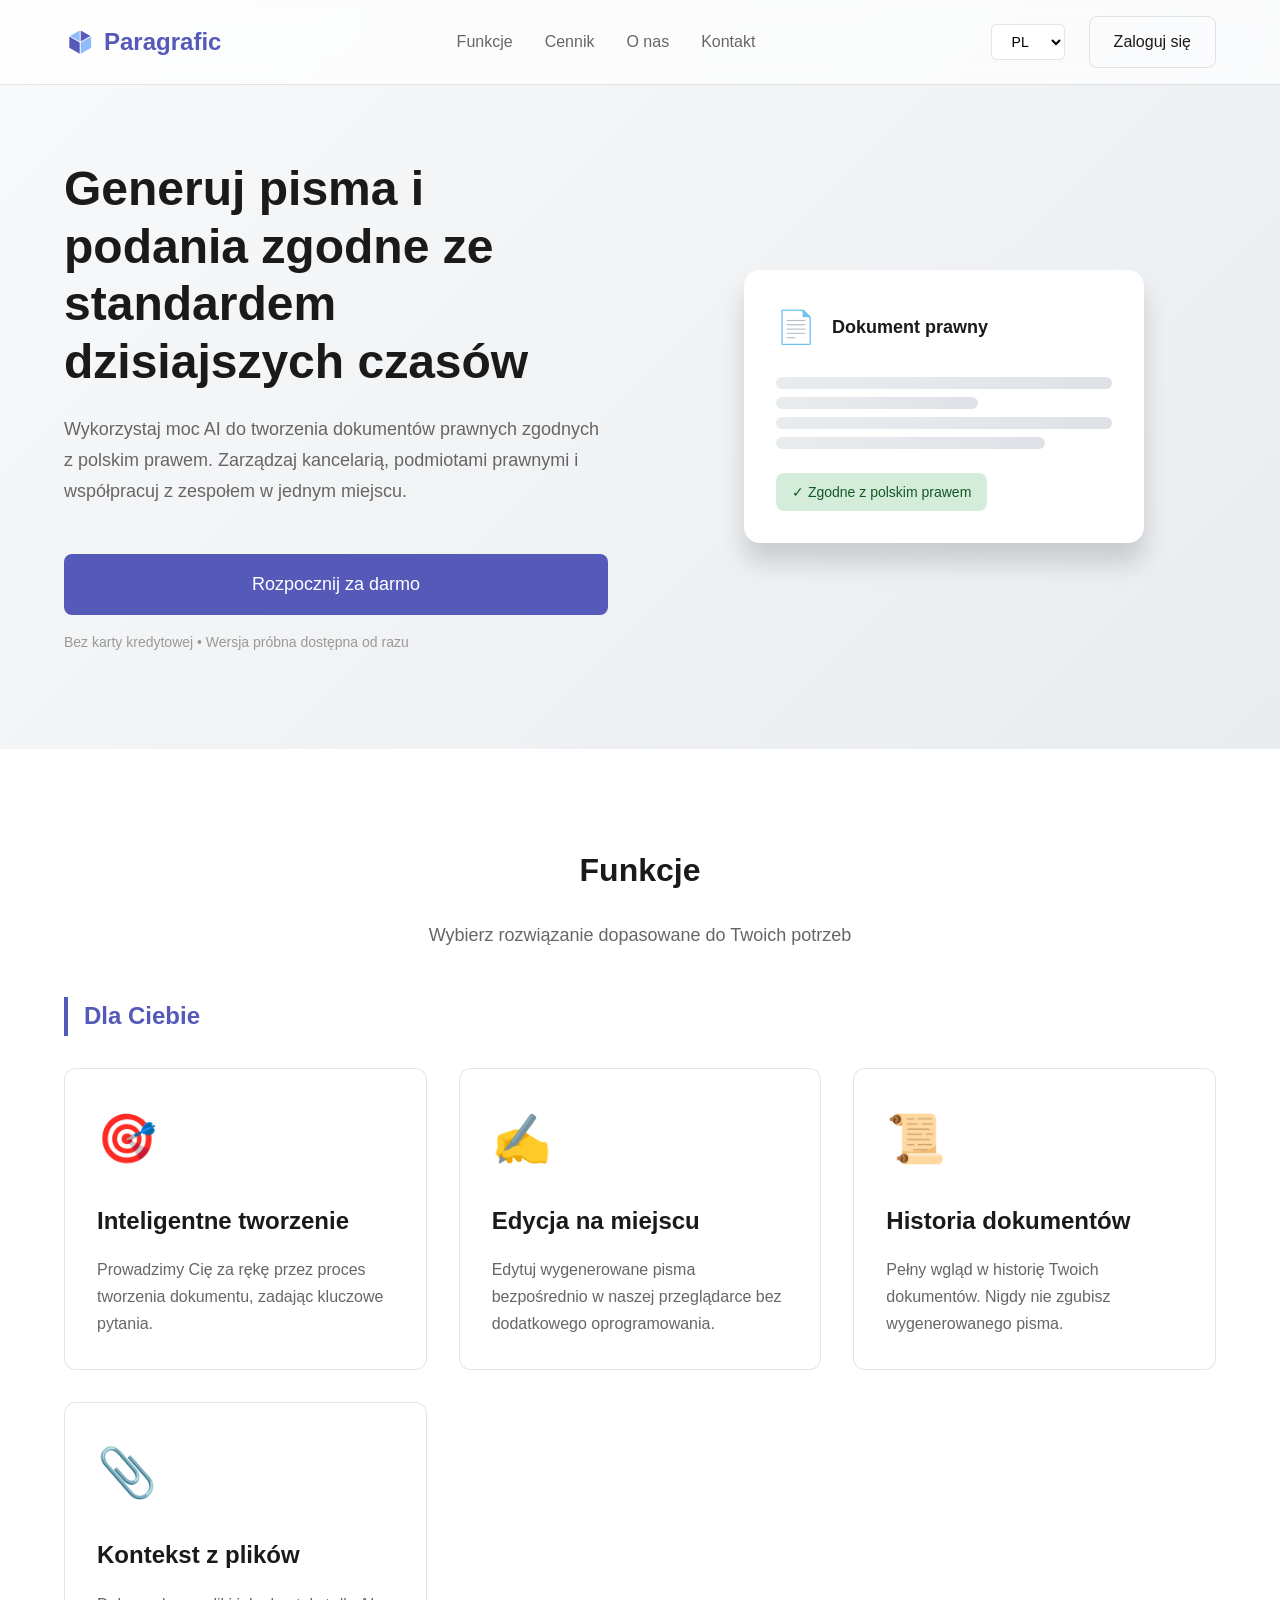
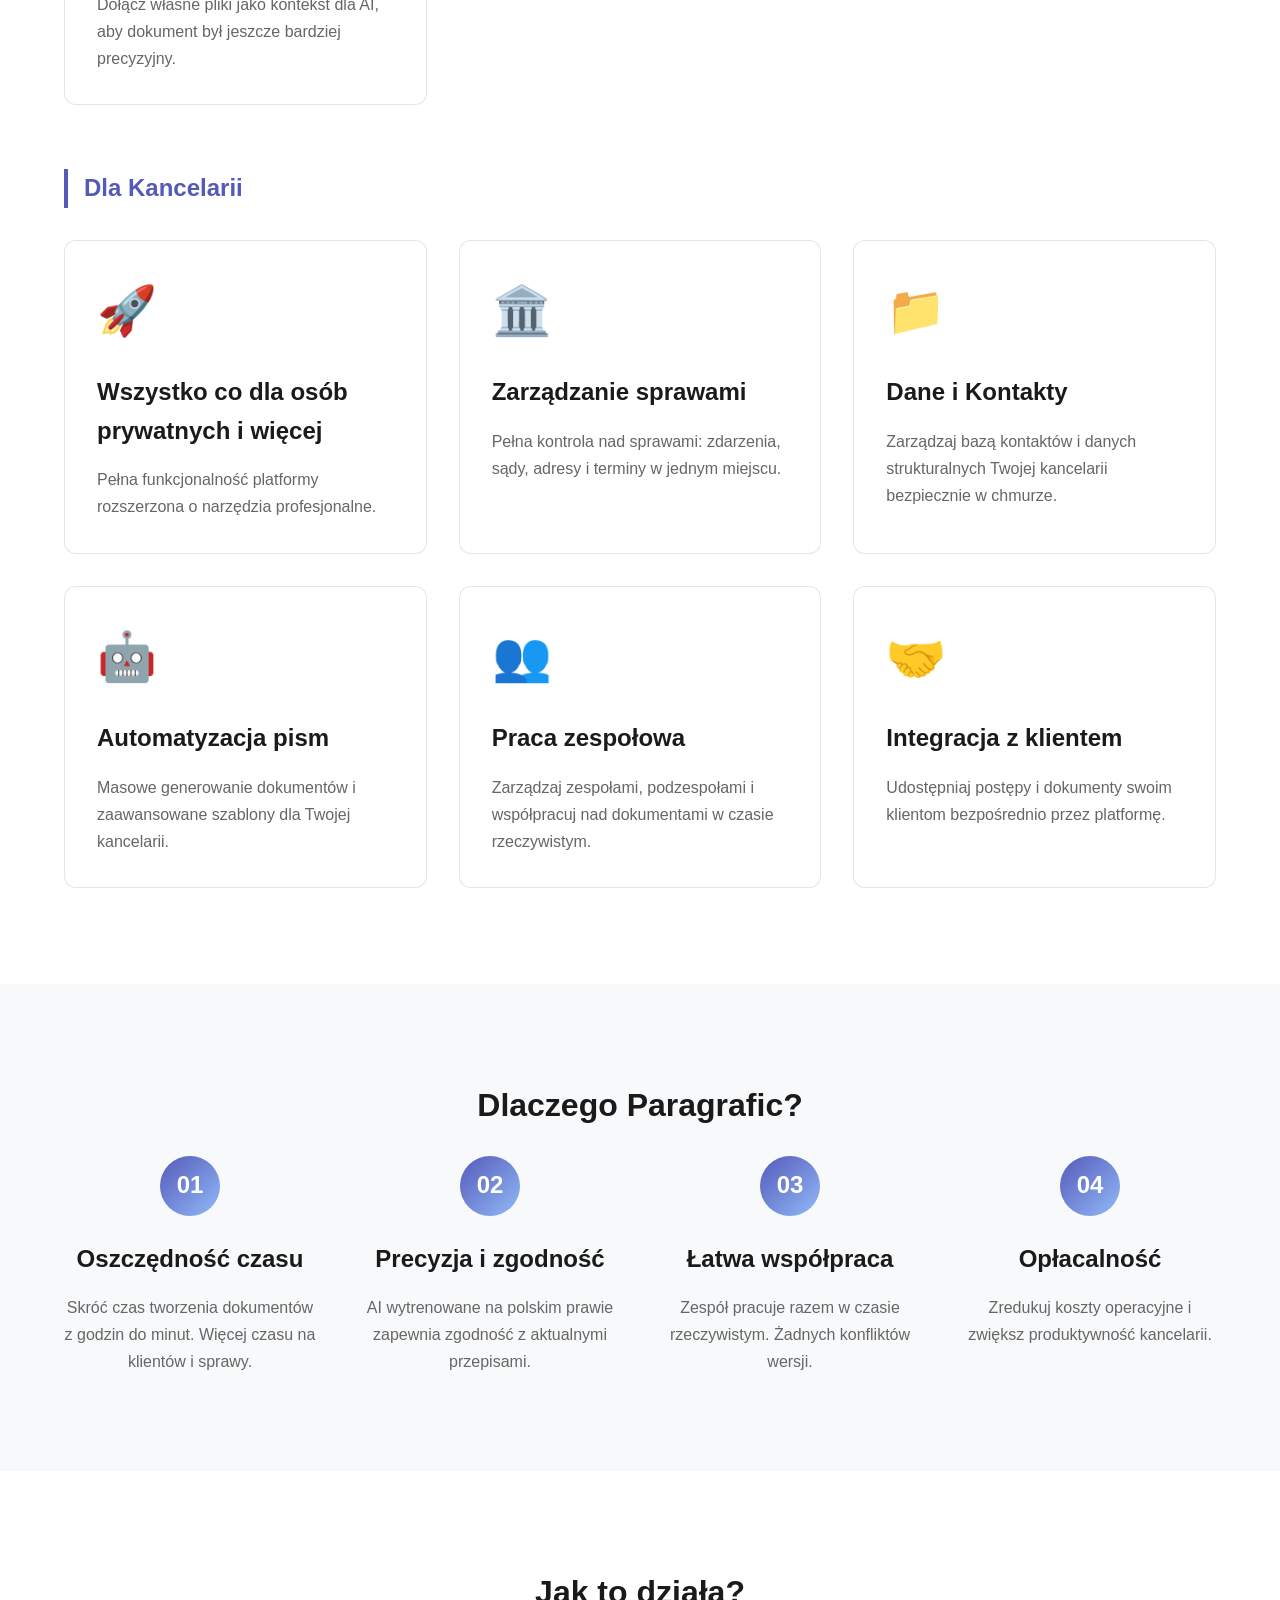
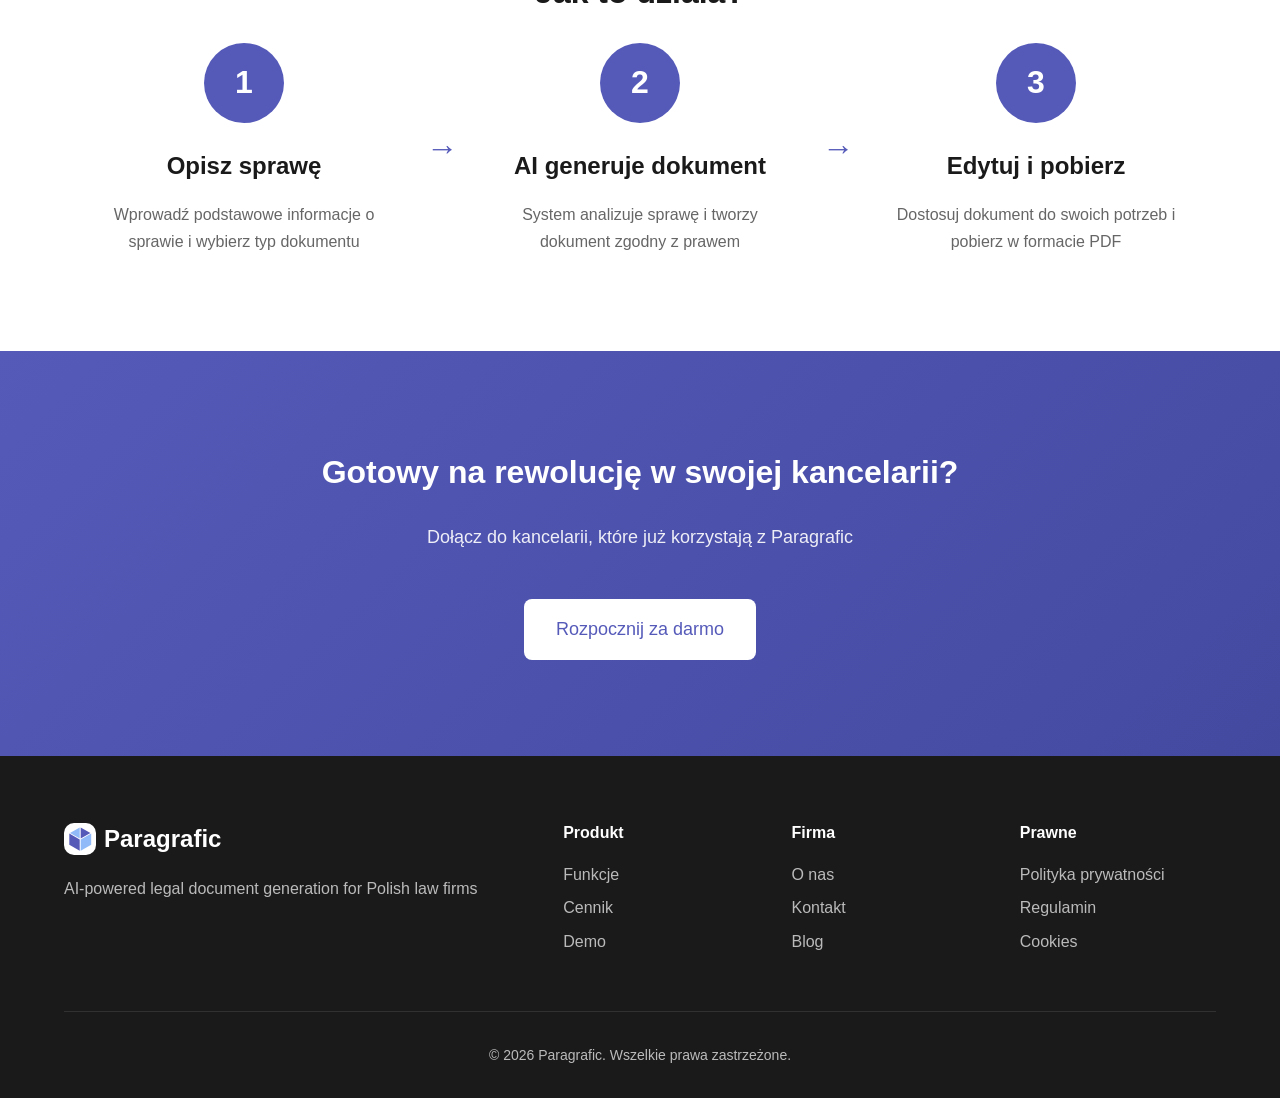
<file: index.html>
<!DOCTYPE html>
<html lang="pl">
<head>
    <meta charset="UTF-8">
    <meta name="viewport" content="width=device-width, initial-scale=1.0">

    <!-- SEO Meta Tags -->
    <title>Paragrafic - AI-Powered Legal Document Generation for Polish Law Firms</title>
    <meta name="description" content="Generuj dokumenty prawne zgodne z polskim prawem za pomocą AI. Zarządzaj kancelarią, podmiotami prawnymi i współpracuj z zespołem w jednym miejscu.">
    <meta name="keywords" content="AI dokumenty prawne, generowanie pism, kancelaria prawna, polskie prawo, automatyzacja prawna">
    <meta name="author" content="Paragrafic">
    <meta name="robots" content="index, follow">

    <!-- Open Graph / Facebook -->
    <meta property="og:type" content="website">
    <meta property="og:url" content="https://Paragrafic.pl/">
    <meta property="og:title" content="Paragrafic - AI-Powered Legal Document Generation">
    <meta property="og:description" content="Generuj dokumenty prawne zgodne z polskim prawem za pomocą AI">
    <meta property="og:image" content="https://Paragrafic.pl/assets/images/og-image.jpg">

    <!-- Twitter -->
    <meta property="twitter:card" content="summary_large_image">
    <meta property="twitter:url" content="https://Paragrafic.pl/">
    <meta property="twitter:title" content="Paragrafic - AI-Powered Legal Document Generation">
    <meta property="twitter:description" content="Generuj dokumenty prawne zgodne z polskim prawem za pomocą AI">
    <meta property="twitter:image" content="https://Paragrafic.pl/assets/images/og-image.jpg">

    <!-- Canonical URL -->
    <link rel="canonical" href="https://Paragrafic.pl/">

    <!-- Language Alternatives -->
    <link rel="alternate" hreflang="pl" href="https://Paragrafic.pl/">
    <link rel="alternate" hreflang="en" href="https://Paragrafic.pl/?lang=en">
    <link rel="alternate" hreflang="x-default" href="https://Paragrafic.pl/">

    <!-- Favicon -->
    <link rel="icon" type="image/svg+xml" href="assets/images/favicon.svg">

    <!-- Stylesheets -->
    <link rel="stylesheet" href="css/styles.css">

    <!-- Structured Data -->
    <script type="application/ld+json">
    {
      "@context": "https://schema.org",
      "@type": "SoftwareApplication",
      "name": "Paragrafic",
      "applicationCategory": "BusinessApplication",
      "operatingSystem": "Web",
      "offers": {
        "@type": "Offer",
        "price": "0",
        "priceCurrency": "PLN"
      },
      "description": "AI-powered legal document generation platform for Polish law firms",
      "provider": {
        "@type": "Organization",
        "name": "Paragrafic",
        "url": "https://Paragrafic.pl"
      }
    }
    </script>
</head>
<body>
    <!-- Header -->
    <header class="header">
        <nav class="nav container">
            <div class="nav-logo">
                <a href="index.html" style="display: flex; align-items: center; gap: var(--spacing-xs);">
                    <svg width="32" height="32" viewBox="0 0 32 32" xmlns="http://www.w3.org/2000/svg" aria-label="Paragrafic Logo">
                        <g fill="none" fillRule="evenodd">
                            <path d="M10 0h12a10 10 0 0110 10v12a10 10 0 01-10 10H10A10 10 0 010 22V10A10 10 0 0110 0z" fill="#FFF"/>
                            <path d="M5.3 10.6l10.4 6v11.1l-10.4-6v-11zm11.4-6.2l9.7 5.5-9.7 5.6V4.4z" fill="#555AB9"/>
                            <path d="M27.2 10.6v11.2l-10.5 6V16.5l10.5-6zM15.7 4.4v11L6 10l9.7-5.5z" fill="#91BAF8"/>
                        </g>
                    </svg>
                    <span class="nav-logo-text">Paragrafic</span>
                </a>
            </div>

            <div class="nav-menu">
                <a href="index.html#features" class="nav-link" data-i18n="footer.features">Funkcje</a>
                <a href="plans.html" class="nav-link" data-i18n="footer.pricing">Cennik</a>
                <a href="about.html" class="nav-link" data-i18n="footer.about">O nas</a>
                <a href="contact.html" class="nav-link" data-i18n="footer.contact">Kontakt</a>
            </div>

            <div class="nav-actions">
                <select id="language-selector" class="language-selector" aria-label="Select language">
                    <option value="pl">PL</option>
                    <option value="en">EN</option>
                </select>
                <a href="http://localhost:8080" class="btn btn-outline" data-i18n="nav.login">Zaloguj się</a>
            </div>
        </nav>
    </header>

    <!-- Hero Section -->
    <section class="hero">
        <div class="container">
            <div class="hero-content">
                <h1 class="hero-title" data-i18n="hero.title">
                    Generuj pisma i podania zgodne ze standardem dzisiajszych czasów
                </h1>
                <p class="hero-subtitle" data-i18n="hero.subtitle">
                    Wykorzystaj moc AI do tworzenia dokumentów prawnych zgodnych z polskim prawem. Zarządzaj kancelarią, podmiotami prawnymi i współpracuj z zespołem w jednym miejscu.
                </p>
                <div class="hero-cta">
                    <a href="http://localhost:8080" class="btn btn-primary btn-large" data-i18n="hero.cta">
                        Rozpocznij za darmo
                    </a>
                    <p class="hero-cta-note" data-i18n="hero.ctaNote">
                        Bez karty kredytowej • Wersja próbna dostępna od razu
                    </p>
                </div>
            </div>
            <div class="hero-visual">
                <div class="hero-card">
                    <div class="hero-card-header">
                        <div class="hero-card-icon">📄</div>
                        <div class="hero-card-title">Dokument prawny</div>
                    </div>
                    <div class="hero-card-content">
                        <div class="hero-card-line"></div>
                        <div class="hero-card-line short"></div>
                        <div class="hero-card-line"></div>
                        <div class="hero-card-line medium"></div>
                    </div>
                    <div class="hero-card-badge">✓ Zgodne z polskim prawem</div>
                </div>
            </div>
        </div>
    </section>

    <!-- Features Section -->
    <section class="features" id="features">
        <div class="container">
            <h2 class="section-title" data-i18n="features.title">Funkcje</h2>
            <p class="section-subtitle" data-i18n="features.subtitle">
                Wybierz rozwiązanie dopasowane do Twoich potrzeb
            </p>

            <div class="features-group">
                <h3 class="features-group-title" data-i18n="features.individuals.title">Dla Ciebie</h3>
                <div class="features-grid">
                    <article class="feature-card">
                        <div class="feature-icon">🎯</div>
                        <h3 class="feature-title" data-i18n="features.individuals.guided.title">Inteligentne tworzenie</h3>
                        <p class="feature-description" data-i18n="features.individuals.guided.description">
                            Prowadzimy Cię za rękę przez proces tworzenia dokumentu, zadając kluczowe pytania.
                        </p>
                    </article>

                    <article class="feature-card">
                        <div class="feature-icon">✍️</div>
                        <h3 class="feature-title" data-i18n="features.individuals.editor.title">Edycja na miejscu</h3>
                        <p class="feature-description" data-i18n="features.individuals.editor.description">
                            Edytuj wygenerowane pisma bezpośrednio w naszej przeglądarce bez dodatkowego oprogramowania.
                        </p>
                    </article>

                    <article class="feature-card">
                        <div class="feature-icon">📜</div>
                        <h3 class="feature-title" data-i18n="features.individuals.history.title">Historia dokumentów</h3>
                        <p class="feature-description" data-i18n="features.individuals.history.description">
                            Pełny wgląd w historię Twoich dokumentów. Nigdy nie zgubisz wygenerowanego pisma.
                        </p>
                    </article>

                    <article class="feature-card">
                        <div class="feature-icon">📎</div>
                        <h3 class="feature-title" data-i18n="features.individuals.context.title">Kontekst z plików</h3>
                        <p class="feature-description" data-i18n="features.individuals.context.description">
                            Dołącz własne pliki jako kontekst dla AI, aby dokument był jeszcze bardziej precyzyjny.
                        </p>
                    </article>
                </div>
            </div>

            <div class="features-group" style="margin-top: var(--spacing-2xl);">
                <h3 class="features-group-title" data-i18n="features.lawFirms.title">Dla Kancelarii</h3>
                <div class="features-grid">
                    <article class="feature-card">
                        <div class="feature-icon">🚀</div>
                        <h3 class="feature-title" data-i18n="features.lawFirms.allInOne.title">Wszystko dla osób prywatnych i więcej</h3>
                        <p class="feature-description" data-i18n="features.lawFirms.allInOne.description">
                            Pełna funkcjonalność platformy rozszerzona o narzędzia profesjonalne.
                        </p>
                    </article>

                    <article class="feature-card">
                        <div class="feature-icon">🏛️</div>
                        <h3 class="feature-title" data-i18n="features.lawFirms.cases.title">Zarządzanie sprawami</h3>
                        <p class="feature-description" data-i18n="features.lawFirms.cases.description">
                            Pełna kontrola nad sprawami: zdarzenia, sądy, adresy i terminy w jednym miejscu.
                        </p>
                    </article>

                    <article class="feature-card">
                        <div class="feature-icon">📁</div>
                        <h3 class="feature-title" data-i18n="features.lawFirms.data.title">Dane i Kontakty</h3>
                        <p class="feature-description" data-i18n="features.lawFirms.data.description">
                            Zarządzaj bazą kontaktów i danych strukturalnych Twojej kancelarii bezpiecznie w chmurze.
                        </p>
                    </article>

                    <article class="feature-card">
                        <div class="feature-icon">🤖</div>
                        <h3 class="feature-title" data-i18n="features.lawFirms.automation.title">Automatyzacja pism</h3>
                        <p class="feature-description" data-i18n="features.lawFirms.automation.description">
                            Masowe generowanie dokumentów i zaawansowane szablony dla Twojej kancelarii.
                        </p>
                    </article>

                    <article class="feature-card">
                        <div class="feature-icon">👥</div>
                        <h3 class="feature-title" data-i18n="features.lawFirms.team.title">Praca zespołowa</h3>
                        <p class="feature-description" data-i18n="features.lawFirms.team.description">
                            Zarządzaj zespołami, podzespołami i współpracuj nad dokumentami w czasie rzeczywistym.
                        </p>
                    </article>

                    <article class="feature-card">
                        <div class="feature-icon">🤝</div>
                        <h3 class="feature-title" data-i18n="features.lawFirms.clients.title">Integracja z klientem</h3>
                        <p class="feature-description" data-i18n="features.lawFirms.clients.description">
                            Udostępniaj postępy i dokumenty swoim klientom bezpośrednio przez platformę.
                        </p>
                    </article>
                </div>
            </div>
        </div>
    </section>

    <!-- Benefits Section -->
    <section class="benefits">
        <div class="container">
            <h2 class="section-title" data-i18n="benefits.title">Dlaczego Paragrafic?</h2>

            <div class="benefits-grid">
                <div class="benefit-item">
                    <div class="benefit-number">01</div>
                    <h3 class="benefit-title" data-i18n="benefits.time.title">Oszczędność czasu</h3>
                    <p class="benefit-description" data-i18n="benefits.time.description">
                        Skróć czas tworzenia dokumentów z godzin do minut. Więcej czasu na klientów i sprawy.
                    </p>
                </div>

                <div class="benefit-item">
                    <div class="benefit-number">02</div>
                    <h3 class="benefit-title" data-i18n="benefits.accuracy.title">Precyzja i zgodność</h3>
                    <p class="benefit-description" data-i18n="benefits.accuracy.description">
                        AI wytrenowane na polskim prawie zapewnia zgodność z aktualnymi przepisami.
                    </p>
                </div>

                <div class="benefit-item">
                    <div class="benefit-number">03</div>
                    <h3 class="benefit-title" data-i18n="benefits.collaboration.title">Łatwa współpraca</h3>
                    <p class="benefit-description" data-i18n="benefits.collaboration.description">
                        Zespół pracuje razem w czasie rzeczywistym. Żadnych konfliktów wersji.
                    </p>
                </div>

                <div class="benefit-item">
                    <div class="benefit-number">04</div>
                    <h3 class="benefit-title" data-i18n="benefits.cost.title">Opłacalność</h3>
                    <p class="benefit-description" data-i18n="benefits.cost.description">
                        Zredukuj koszty operacyjne i zwiększ produktywność kancelarii.
                    </p>
                </div>
            </div>
        </div>
    </section>

    <!-- How It Works Section -->
    <section class="how-it-works">
        <div class="container">
            <h2 class="section-title" data-i18n="howItWorks.title">Jak to działa?</h2>

            <div class="steps">
                <div class="step">
                    <div class="step-number">1</div>
                    <div class="step-content">
                        <h3 class="step-title" data-i18n="howItWorks.step1.title">Opisz sprawę</h3>
                        <p class="step-description" data-i18n="howItWorks.step1.description">
                            Wprowadź podstawowe informacje o sprawie i wybierz typ dokumentu
                        </p>
                    </div>
                </div>

                <div class="step-arrow">→</div>

                <div class="step">
                    <div class="step-number">2</div>
                    <div class="step-content">
                        <h3 class="step-title" data-i18n="howItWorks.step2.title">AI generuje dokument</h3>
                        <p class="step-description" data-i18n="howItWorks.step2.description">
                            System analizuje sprawę i tworzy dokument zgodny z prawem
                        </p>
                    </div>
                </div>

                <div class="step-arrow">→</div>

                <div class="step">
                    <div class="step-number">3</div>
                    <div class="step-content">
                        <h3 class="step-title" data-i18n="howItWorks.step3.title">Edytuj i pobierz</h3>
                        <p class="step-description" data-i18n="howItWorks.step3.description">
                            Dostosuj dokument do swoich potrzeb i pobierz w formacie PDF
                        </p>
                    </div>
                </div>
            </div>
        </div>
    </section>

    <!-- CTA Section -->
    <section class="cta">
        <div class="container">
            <div class="cta-content">
                <h2 class="cta-title" data-i18n="cta.title">
                    Gotowy na rewolucję w swojej kancelarii?
                </h2>
                <p class="cta-subtitle" data-i18n="cta.subtitle">
                    Dołącz do kancelarii, które już korzystają z Paragrafic
                </p>
                <a href="http://localhost:8080" class="btn btn-primary btn-large" data-i18n="cta.button">
                    Rozpocznij za darmo
                </a>
            </div>
        </div>
    </section>

    <!-- Footer -->
    <footer class="footer">
        <div class="container">
            <div class="footer-content">
                <div class="footer-brand">
                    <div class="footer-logo">
                        <svg width="32" height="32" viewBox="0 0 32 32" xmlns="http://www.w3.org/2000/svg">
                            <g fill="none" fillRule="evenodd">
                                <path d="M10 0h12a10 10 0 0110 10v12a10 10 0 01-10 10H10A10 10 0 010 22V10A10 10 0 0110 0z" fill="#FFF"/>
                                <path d="M5.3 10.6l10.4 6v11.1l-10.4-6v-11zm11.4-6.2l9.7 5.5-9.7 5.6V4.4z" fill="#555AB9"/>
                                <path d="M27.2 10.6v11.2l-10.5 6V16.5l10.5-6zM15.7 4.4v11L6 10l9.7-5.5z" fill="#91BAF8"/>
                            </g>
                        </svg>
                        <span>Paragrafic</span>
                    </div>
                    <p class="footer-description" data-i18n="footer.description">
                        AI-powered legal document generation for Polish law firms
                    </p>
                </div>

                <div class="footer-links">
                    <div class="footer-column">
                        <h4 class="footer-column-title" data-i18n="footer.product">Produkt</h4>
                        <ul class="footer-list">
                            <li><a href="index.html#features" data-i18n="footer.features">Funkcje</a></li>
                            <li><a href="plans.html" data-i18n="footer.pricing">Cennik</a></li>
                            <li><a href="http://localhost:8080" data-i18n="footer.demo">Demo</a></li>
                        </ul>
                    </div>

                    <div class="footer-column">
                        <h4 class="footer-column-title" data-i18n="footer.company">Firma</h4>
                        <ul class="footer-list">
                            <li><a href="about.html" data-i18n="footer.about">O nas</a></li>
                            <li><a href="contact.html" data-i18n="footer.contact">Kontakt</a></li>
                            <li><a href="#" data-i18n="footer.blog">Blog</a></li>
                        </ul>
                    </div>

                    <div class="footer-column">
                        <h4 class="footer-column-title" data-i18n="footer.legal">Prawne</h4>
                        <ul class="footer-list">
                            <li><a href="#" data-i18n="footer.privacy">Polityka prywatności</a></li>
                            <li><a href="#" data-i18n="footer.terms">Regulamin</a></li>
                            <li><a href="#" data-i18n="footer.cookies">Cookies</a></li>
                        </ul>
                    </div>
                </div>
            </div>

            <div class="footer-bottom">
                <p class="footer-copyright">
                    &copy; <span id="current-year">2026</span> Paragrafic. <span data-i18n="footer.rights">Wszelkie prawa zastrzeżone.</span>
                </p>
            </div>
        </div>
    </footer>

    <!-- Scripts -->
    <script src="js/i18n.js"></script>
    <script src="js/main.js"></script>
</body>
</html>
</file>
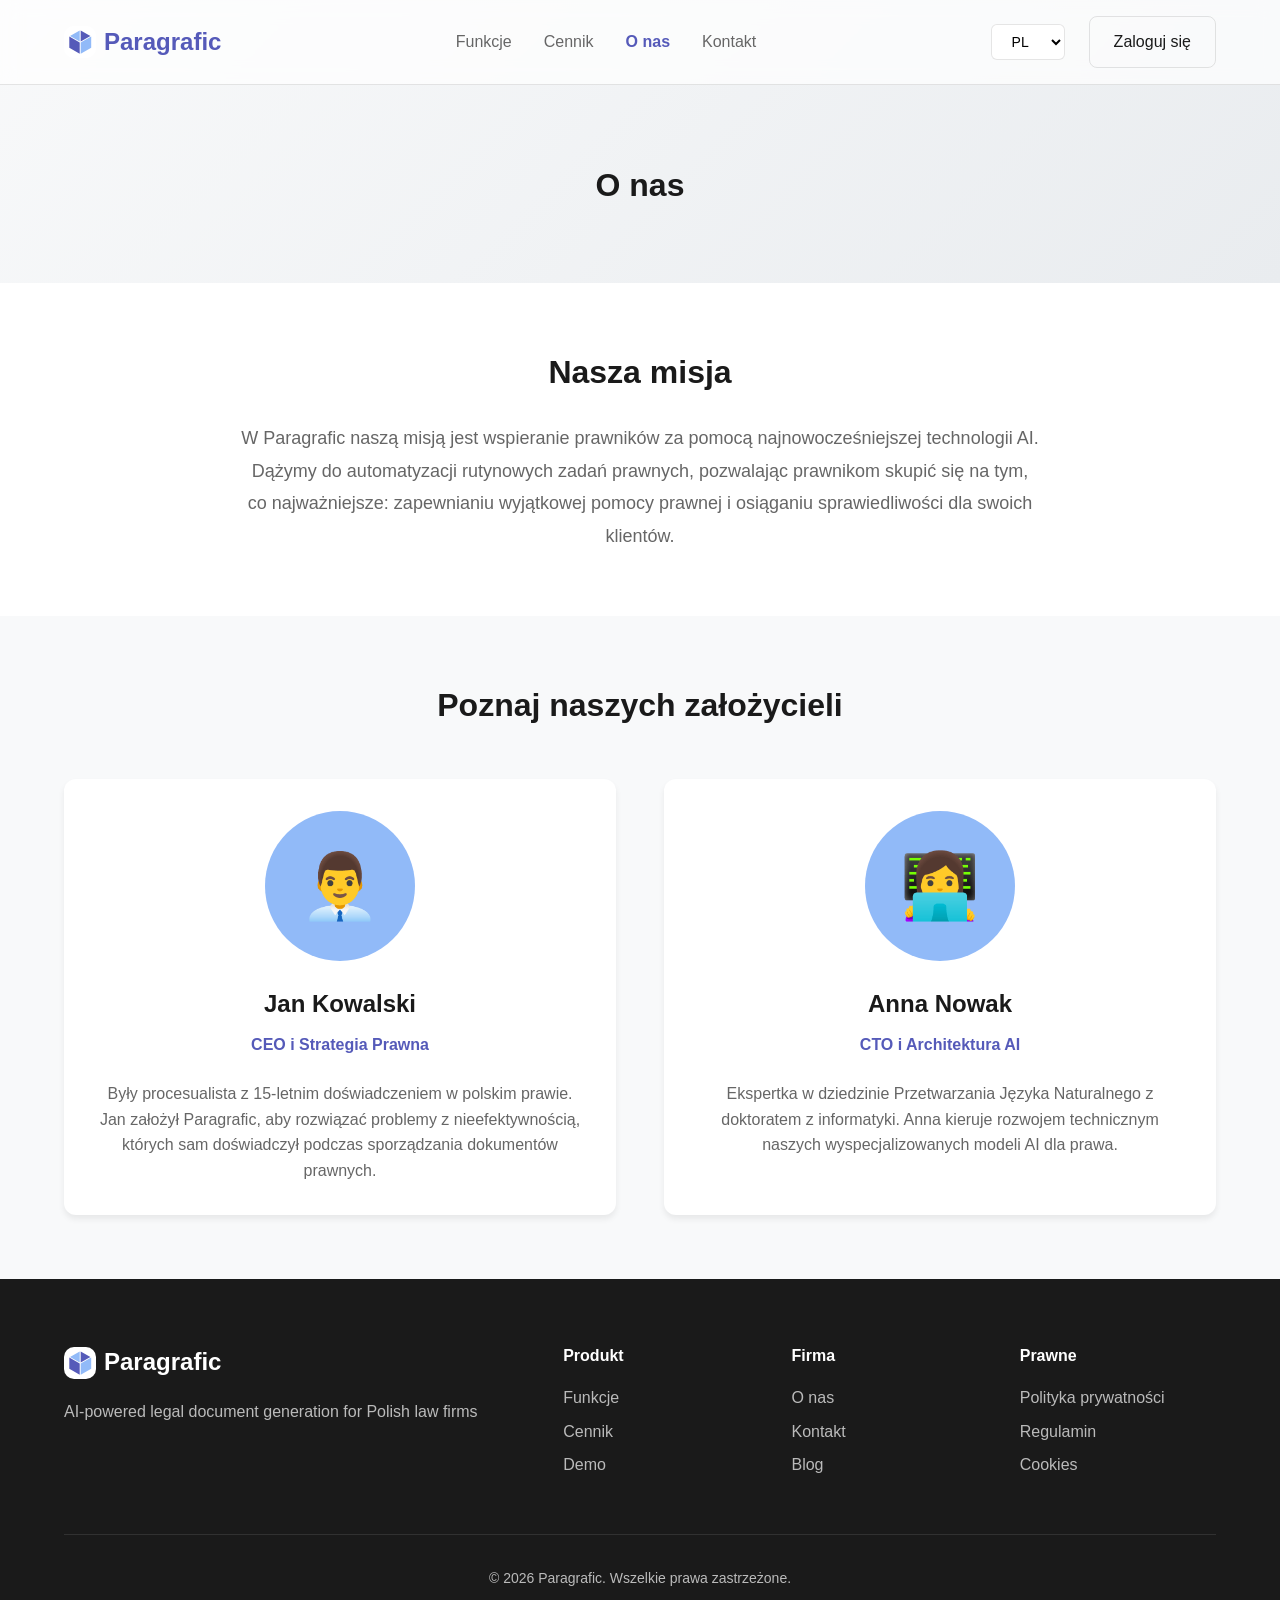
<file: about.html>
<!DOCTYPE html>
<html lang="pl">
<head>
    <meta charset="UTF-8">
    <meta name="viewport" content="width=device-width, initial-scale=1.0">
    <title data-i18n="about.title">O nas - Paragrafic</title>
    <link rel="stylesheet" href="css/styles.css">
    <link rel="icon" type="image/svg+xml" href="assets/images/favicon.svg">
</head>
<body>
    <!-- Header -->
    <header class="header">
        <nav class="nav container">
            <div class="nav-logo">
                <a href="index.html" style="display: flex; align-items: center; gap: var(--spacing-xs);">
                    <svg width="32" height="32" viewBox="0 0 32 32" xmlns="http://www.w3.org/2000/svg" aria-label="Paragrafic Logo">
                        <g fill="none" fillRule="evenodd">
                            <path d="M10 0h12a10 10 0 0110 10v12a10 10 0 01-10 10H10A10 10 0 010 22V10A10 10 0 0110 0z" fill="#FFF"/>
                            <path d="M5.3 10.6l10.4 6v11.1l-10.4-6v-11zm11.4-6.2l9.7 5.5-9.7 5.6V4.4z" fill="#555AB9"/>
                            <path d="M27.2 10.6v11.2l-10.5 6V16.5l10.5-6zM15.7 4.4v11L6 10l9.7-5.5z" fill="#91BAF8"/>
                        </g>
                    </svg>
                    <span class="nav-logo-text">Paragrafic</span>
                </a>
            </div>

            <div class="nav-menu">
                <a href="index.html#features" class="nav-link" data-i18n="footer.features">Funkcje</a>
                <a href="plans.html" class="nav-link" data-i18n="footer.pricing">Cennik</a>
                <a href="about.html" class="nav-link active" data-i18n="footer.about">O nas</a>
                <a href="contact.html" class="nav-link" data-i18n="footer.contact">Kontakt</a>
            </div>

            <div class="nav-actions">
                <select id="language-selector" class="language-selector" aria-label="Select language">
                    <option value="pl">PL</option>
                    <option value="en">EN</option>
                </select>
                <a href="http://localhost:8080" class="btn btn-outline" data-i18n="nav.login">Zaloguj się</a>
            </div>
        </nav>
    </header>

    <!-- Page Header -->
    <section class="page-header about-header">
        <div class="container">
            <h1 class="section-title" data-i18n="about.title">O nas</h1>
        </div>
    </section>

    <!-- Mission Section -->
    <section class="mission">
        <div class="container">
            <div class="mission-content">
                <h2 class="section-title" data-i18n="about.mission.title">Nasza misja</h2>
                <p class="mission-text" data-i18n="about.mission.text">
                    W Paragrafic naszą misją jest wspieranie prawników za pomocą najnowocześniejszej technologii AI. Dążymy do automatyzacji rutynowych zadań prawnych, pozwalając prawnikom skupić się na tym, co najważniejsze.
                </p>
            </div>
        </div>
    </section>

    <!-- Founders Section -->
    <section class="founders">
        <div class="container">
            <h2 class="section-title" data-i18n="about.founders.title">Poznaj naszych założycieli</h2>
            <div class="founders-grid">
                <div class="founder-card">
                    <div class="founder-photo">👨‍💼</div>
                    <h3 class="founder-name" data-i18n="about.founders.f1.name">Jan Kowalski</h3>
                    <p class="founder-title" data-i18n="about.founders.f1.title">CEO & Strategia Prawna</p>
                    <p class="founder-bio" data-i18n="about.founders.f1.bio">
                        Były procesualista z 15-letnim doświadczeniem w polskim prawie.
                    </p>
                </div>
                <div class="founder-card">
                    <div class="founder-photo">👩‍💻</div>
                    <h3 class="founder-name" data-i18n="about.founders.f2.name">Anna Nowak</h3>
                    <p class="founder-title" data-i18n="about.founders.f2.title">CTO & Architektura AI</p>
                    <p class="founder-bio" data-i18n="about.founders.f2.bio">
                        Ekspertka w dziedzinie Przetwarzania Języka Naturalnego z doktoratem z informatyki.
                    </p>
                </div>
            </div>
        </div>
    </section>

    <!-- Footer -->
    <footer class="footer">
        <div class="container">
            <div class="footer-content">
                <div class="footer-brand">
                    <div class="footer-logo">
                        <svg width="32" height="32" viewBox="0 0 32 32" xmlns="http://www.w3.org/2000/svg">
                            <g fill="none" fillRule="evenodd">
                                <path d="M10 0h12a10 10 0 0110 10v12a10 10 0 01-10 10H10A10 10 0 010 22V10A10 10 0 0110 0z" fill="#FFF"/>
                                <path d="M5.3 10.6l10.4 6v11.1l-10.4-6v-11zm11.4-6.2l9.7 5.5-9.7 5.6V4.4z" fill="#555AB9"/>
                                <path d="M27.2 10.6v11.2l-10.5 6V16.5l10.5-6zM15.7 4.4v11L6 10l9.7-5.5z" fill="#91BAF8"/>
                            </g>
                        </svg>
                        <span>Paragrafic</span>
                    </div>
                    <p class="footer-description" data-i18n="footer.description">
                        AI-powered legal document generation for Polish law firms
                    </p>
                </div>

                <div class="footer-links">
                    <div class="footer-column">
                        <h4 class="footer-column-title" data-i18n="footer.product">Produkt</h4>
                        <ul class="footer-list">
                            <li><a href="index.html#features" data-i18n="footer.features">Funkcje</a></li>
                            <li><a href="plans.html" data-i18n="footer.pricing">Cennik</a></li>
                            <li><a href="http://localhost:8080" data-i18n="footer.demo">Demo</a></li>
                        </ul>
                    </div>

                    <div class="footer-column">
                        <h4 class="footer-column-title" data-i18n="footer.company">Firma</h4>
                        <ul class="footer-list">
                            <li><a href="about.html" data-i18n="footer.about">O nas</a></li>
                            <li><a href="contact.html" data-i18n="footer.contact">Kontakt</a></li>
                            <li><a href="#" data-i18n="footer.blog">Blog</a></li>
                        </ul>
                    </div>

                    <div class="footer-column">
                        <h4 class="footer-column-title" data-i18n="footer.legal">Prawne</h4>
                        <ul class="footer-list">
                            <li><a href="#" data-i18n="footer.privacy">Polityka prywatności</a></li>
                            <li><a href="#" data-i18n="footer.terms">Regulamin</a></li>
                            <li><a href="#" data-i18n="footer.cookies">Cookies</a></li>
                        </ul>
                    </div>
                </div>
            </div>

            <div class="footer-bottom">
                <p class="footer-copyright">
                    &copy; <span id="current-year">2026</span> Paragrafic. <span data-i18n="footer.rights">Wszelkie prawa zastrzeżone.</span>
                </p>
            </div>
        </div>
    </footer>

    <!-- Scripts -->
    <script src="js/i18n.js"></script>
    <script src="js/main.js"></script>
</body>
</html>
</file>
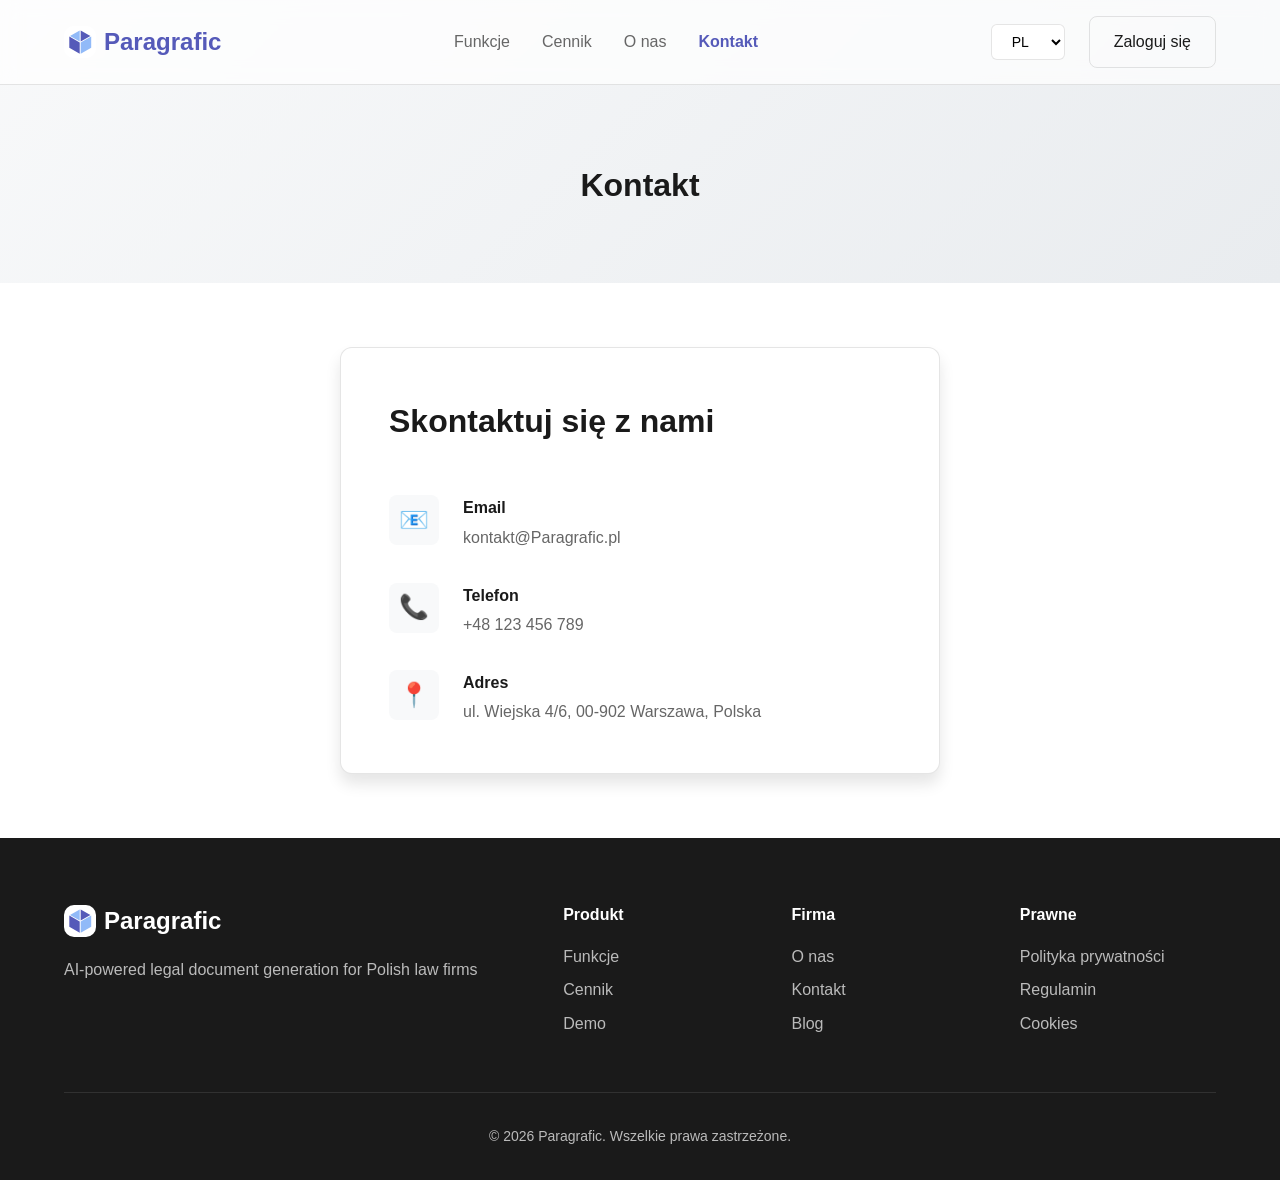
<file: contact.html>
<!DOCTYPE html>
<html lang="pl">
<head>
    <meta charset="UTF-8">
    <meta name="viewport" content="width=device-width, initial-scale=1.0">
    <title data-i18n="contact.title">Kontakt - Paragrafic</title>
    <link rel="stylesheet" href="css/styles.css">
    <link rel="icon" type="image/svg+xml" href="assets/images/favicon.svg">
</head>
<body>
    <!-- Header -->
    <header class="header">
        <nav class="nav container">
            <div class="nav-logo">
                <a href="index.html" style="display: flex; align-items: center; gap: var(--spacing-xs);">
                    <svg width="32" height="32" viewBox="0 0 32 32" xmlns="http://www.w3.org/2000/svg" aria-label="Paragrafic Logo">
                        <g fill="none" fillRule="evenodd">
                            <path d="M10 0h12a10 10 0 0110 10v12a10 10 0 01-10 10H10A10 10 0 010 22V10A10 10 0 0110 0z" fill="#FFF"/>
                            <path d="M5.3 10.6l10.4 6v11.1l-10.4-6v-11zm11.4-6.2l9.7 5.5-9.7 5.6V4.4z" fill="#555AB9"/>
                            <path d="M27.2 10.6v11.2l-10.5 6V16.5l10.5-6zM15.7 4.4v11L6 10l9.7-5.5z" fill="#91BAF8"/>
                        </g>
                    </svg>
                    <span class="nav-logo-text">Paragrafic</span>
                </a>
            </div>

            <div class="nav-menu">
                <a href="index.html#features" class="nav-link" data-i18n="footer.features">Funkcje</a>
                <a href="plans.html" class="nav-link" data-i18n="footer.pricing">Cennik</a>
                <a href="about.html" class="nav-link" data-i18n="footer.about">O nas</a>
                <a href="contact.html" class="nav-link active" data-i18n="footer.contact">Kontakt</a>
            </div>

            <div class="nav-actions">
                <select id="language-selector" class="language-selector" aria-label="Select language">
                    <option value="pl">PL</option>
                    <option value="en">EN</option>
                </select>
                <a href="http://localhost:8080" class="btn btn-outline" data-i18n="nav.login">Zaloguj się</a>
            </div>
        </nav>
    </header>

    <!-- Page Header -->
    <section class="page-header contact-header">
        <div class="container">
            <h1 class="section-title" data-i18n="contact.title">Kontakt</h1>
        </div>
    </section>

    <!-- Contact Info Section -->
    <section class="contact-section">
        <div class="container">
            <div class="contact-grid">
                <div class="contact-info-card">
                    <h2 class="section-title" style="text-align: left; margin-bottom: var(--spacing-xl);" data-i18n="contact.info.title">Skontaktuj się z nami</h2>

                    <div class="contact-item">
                        <div class="contact-icon">📧</div>
                        <div>
                            <p class="contact-label">Email</p>
                            <p class="contact-value" data-i18n="contact.info.email">kontakt@Paragrafic.pl</p>
                        </div>
                    </div>

                    <div class="contact-item">
                        <div class="contact-icon">📞</div>
                        <div>
                            <p class="contact-label">Telefon</p>
                            <p class="contact-value" data-i18n="contact.info.phone">+48 123 456 789</p>
                        </div>
                    </div>

                    <div class="contact-item">
                        <div class="contact-icon">📍</div>
                        <div>
                            <p class="contact-label">Adres</p>
                            <p class="contact-value" data-i18n="contact.info.address">ul. Wiejska 4/6, 00-902 Warszawa, Polska</p>
                        </div>
                    </div>
                </div>
            </div>
        </div>
    </section>

    <!-- Footer -->
    <footer class="footer">
        <div class="container">
            <div class="footer-content">
                <div class="footer-brand">
                    <div class="footer-logo">
                        <svg width="32" height="32" viewBox="0 0 32 32" xmlns="http://www.w3.org/2000/svg">
                            <g fill="none" fillRule="evenodd">
                                <path d="M10 0h12a10 10 0 0110 10v12a10 10 0 01-10 10H10A10 10 0 010 22V10A10 10 0 0110 0z" fill="#FFF"/>
                                <path d="M5.3 10.6l10.4 6v11.1l-10.4-6v-11zm11.4-6.2l9.7 5.5-9.7 5.6V4.4z" fill="#555AB9"/>
                                <path d="M27.2 10.6v11.2l-10.5 6V16.5l10.5-6zM15.7 4.4v11L6 10l9.7-5.5z" fill="#91BAF8"/>
                            </g>
                        </svg>
                        <span>Paragrafic</span>
                    </div>
                    <p class="footer-description" data-i18n="footer.description">
                        AI-powered legal document generation for Polish law firms
                    </p>
                </div>

                <div class="footer-links">
                    <div class="footer-column">
                        <h4 class="footer-column-title" data-i18n="footer.product">Produkt</h4>
                        <ul class="footer-list">
                            <li><a href="index.html#features" data-i18n="footer.features">Funkcje</a></li>
                            <li><a href="plans.html" data-i18n="footer.pricing">Cennik</a></li>
                            <li><a href="http://localhost:8080" data-i18n="footer.demo">Demo</a></li>
                        </ul>
                    </div>

                    <div class="footer-column">
                        <h4 class="footer-column-title" data-i18n="footer.company">Firma</h4>
                        <ul class="footer-list">
                            <li><a href="about.html" data-i18n="footer.about">O nas</a></li>
                            <li><a href="contact.html" data-i18n="footer.contact">Kontakt</a></li>
                            <li><a href="#" data-i18n="footer.blog">Blog</a></li>
                        </ul>
                    </div>

                    <div class="footer-column">
                        <h4 class="footer-column-title" data-i18n="footer.legal">Prawne</h4>
                        <ul class="footer-list">
                            <li><a href="#" data-i18n="footer.privacy">Polityka prywatności</a></li>
                            <li><a href="#" data-i18n="footer.terms">Regulamin</a></li>
                            <li><a href="#" data-i18n="footer.cookies">Cookies</a></li>
                        </ul>
                    </div>
                </div>
            </div>

            <div class="footer-bottom">
                <p class="footer-copyright">
                    &copy; <span id="current-year">2026</span> Paragrafic. <span data-i18n="footer.rights">Wszelkie prawa zastrzeżone.</span>
                </p>
            </div>
        </div>
    </footer>

    <!-- Scripts -->
    <script src="js/i18n.js"></script>
    <script src="js/main.js"></script>
</body>
</html>
</file>
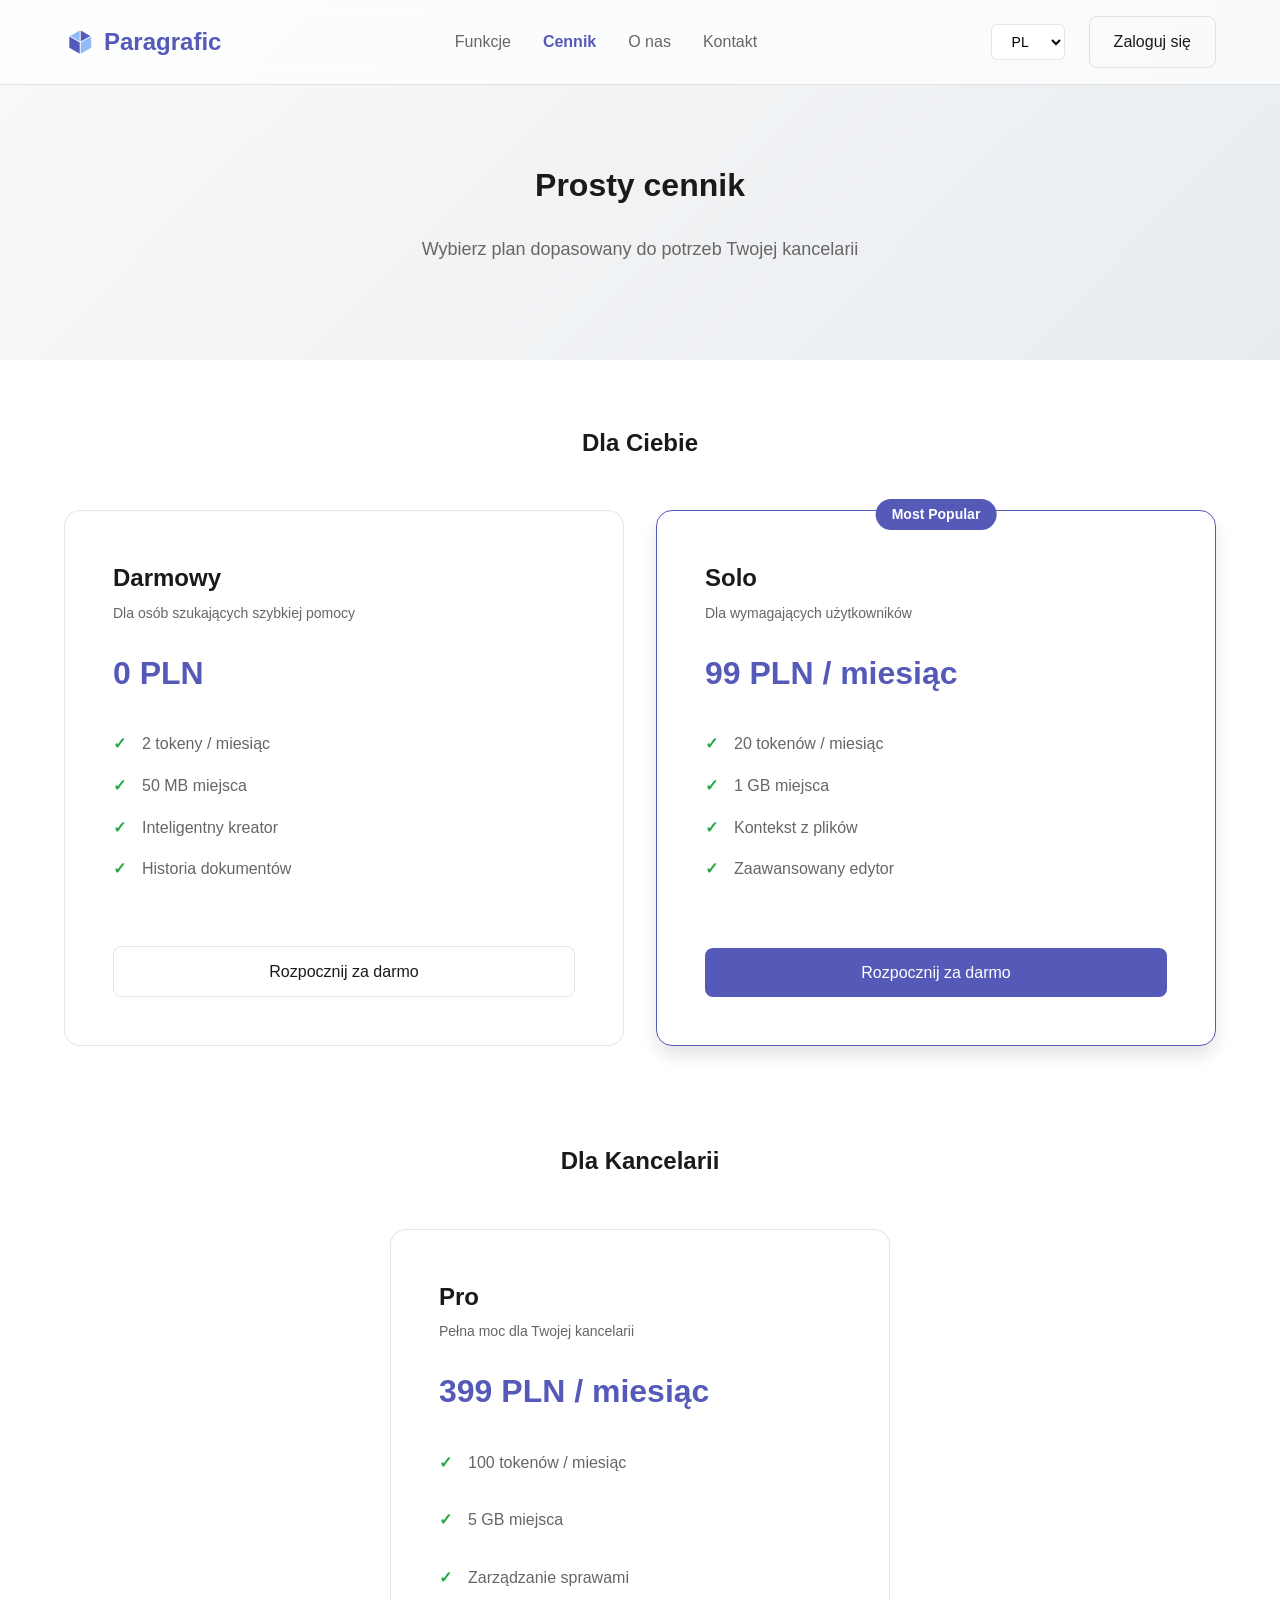
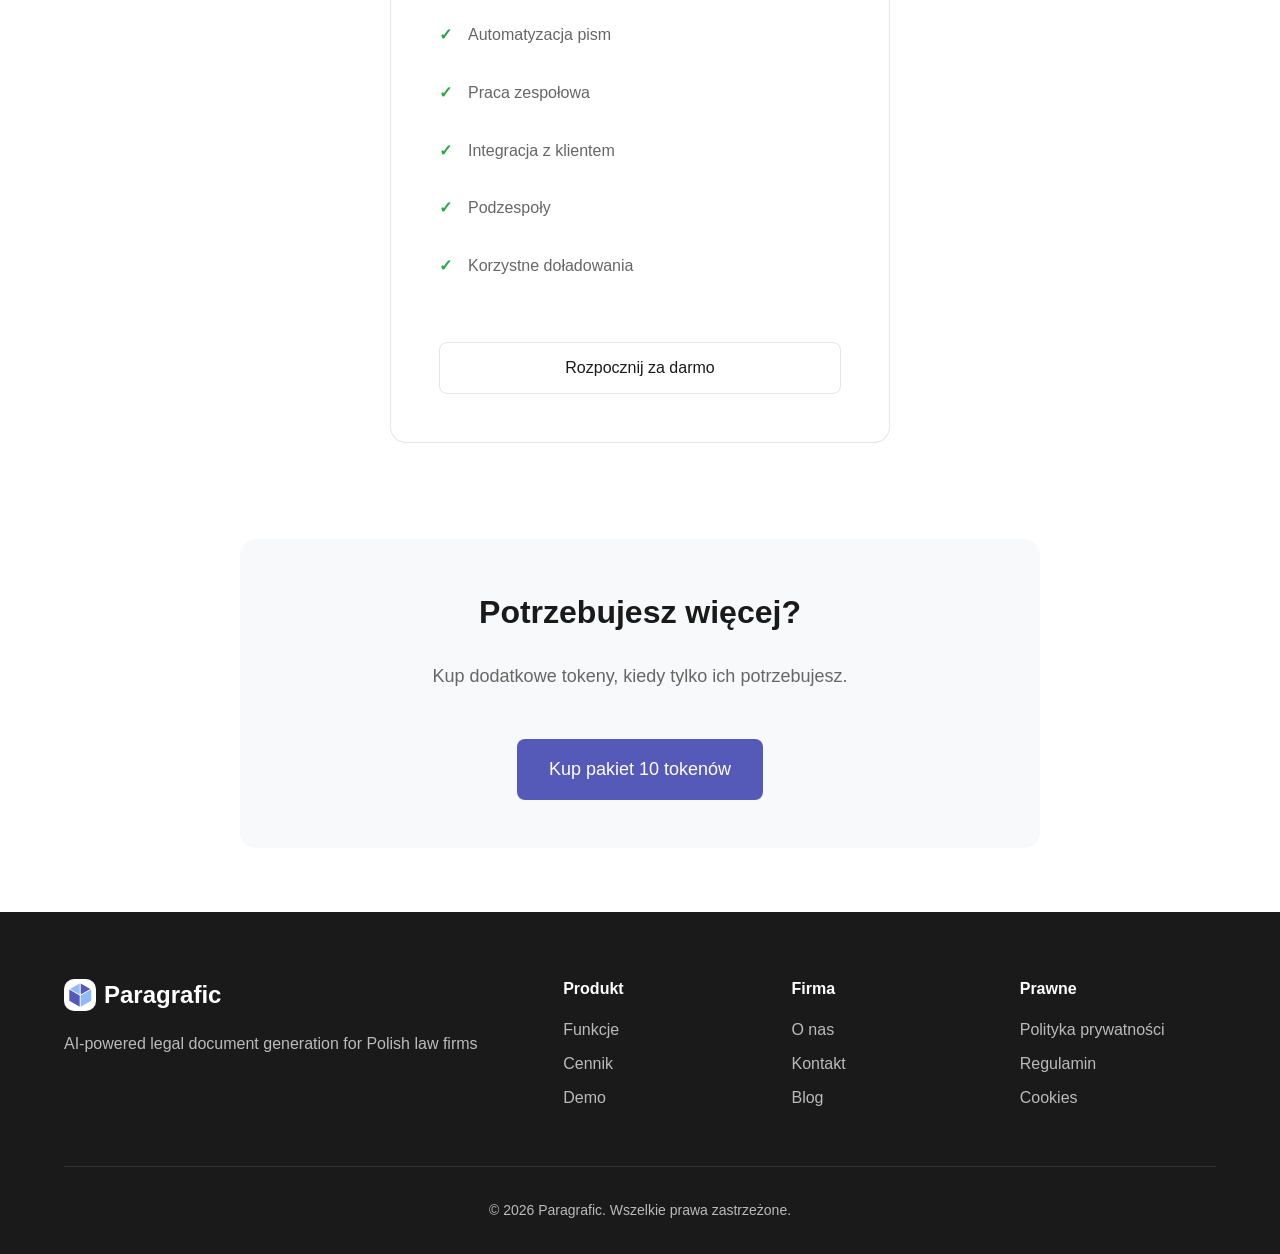
<file: plans.html>
<!DOCTYPE html>
<html lang="pl">
<head>
    <meta charset="UTF-8">
    <meta name="viewport" content="width=device-width, initial-scale=1.0">
    <title data-i18n="plans.title">Cennik - Paragrafic</title>
    <link rel="stylesheet" href="css/styles.css">
    <link rel="icon" type="image/svg+xml" href="assets/images/favicon.svg">
</head>
<body>
    <!-- Header -->
    <header class="header">
        <nav class="nav container">
            <div class="nav-logo">
                <a href="index.html" style="display: flex; align-items: center; gap: var(--spacing-xs);">
                    <svg width="32" height="32" viewBox="0 0 32 32" xmlns="http://www.w3.org/2000/svg" aria-label="Paragrafic Logo">
                        <g fill="none" fillRule="evenodd">
                            <path d="M10 0h12a10 10 0 0110 10v12a10 10 0 01-10 10H10A10 10 0 010 22V10A10 10 0 0110 0z" fill="#FFF"/>
                            <path d="M5.3 10.6l10.4 6v11.1l-10.4-6v-11zm11.4-6.2l9.7 5.5-9.7 5.6V4.4z" fill="#555AB9"/>
                            <path d="M27.2 10.6v11.2l-10.5 6V16.5l10.5-6zM15.7 4.4v11L6 10l9.7-5.5z" fill="#91BAF8"/>
                        </g>
                    </svg>
                    <span class="nav-logo-text">Paragrafic</span>
                </a>
            </div>

            <div class="nav-menu">
                <a href="index.html#features" class="nav-link" data-i18n="footer.features">Funkcje</a>
                <a href="plans.html" class="nav-link active" data-i18n="footer.pricing">Cennik</a>
                <a href="about.html" class="nav-link" data-i18n="footer.about">O nas</a>
                <a href="contact.html" class="nav-link" data-i18n="footer.contact">Kontakt</a>
            </div>

            <div class="nav-actions">
                <select id="language-selector" class="language-selector" aria-label="Select language">
                    <option value="pl">PL</option>
                    <option value="en">EN</option>
                </select>
                <a href="http://localhost:8080" class="btn btn-outline" data-i18n="nav.login">Zaloguj się</a>
            </div>
        </nav>
    </header>

    <!-- Page Header -->
    <section class="page-header plans-header">
        <div class="container">
            <h1 class="section-title" data-i18n="plans.title">Prosty cennik</h1>
            <p class="section-subtitle" data-i18n="plans.subtitle">Wybierz plan dopasowany do potrzeb Twojej kancelarii</p>
        </div>
    </section>

    <!-- Pricing Section -->
    <section class="plans-section">
        <div class="container">
            <h2 class="plans-category-title" data-i18n="features.individuals.title">Dla Ciebie</h2>
            <div class="pricing-grid">
                <!-- Free Plan -->
                <div class="pricing-card">
                    <h3 class="plan-name" data-i18n="plans.free.name">Darmowy</h3>
                    <p class="plan-tagline" data-i18n="plans.free.tagline">Dla osób szukających szybkiej pomocy</p>
                    <div class="plan-price" data-i18n="plans.free.price">0 PLN</div>
                    <ul class="plan-features">
                        <li data-i18n="plans.free.tokens">2 tokeny / miesiąc</li>
                        <li data-i18n="plans.free.storage">50 MB miejsca</li>
                        <li data-i18n="plans.features.guided">Inteligentny kreator</li>
                        <li data-i18n="plans.features.history">Historia dokumentów</li>
                    </ul>
                    <a href="http://localhost:8080" class="btn btn-outline" data-i18n="hero.cta">Rozpocznij za darmo</a>
                </div>

                <!-- Solo Plan -->
                <div class="pricing-card featured">
                    <div class="featured-badge">Most Popular</div>
                    <h3 class="plan-name" data-i18n="plans.solo.name">Solo</h3>
                    <p class="plan-tagline" data-i18n="plans.solo.tagline">Dla wymagających użytkowników</p>
                    <div class="plan-price" data-i18n="plans.solo.price">99 PLN / miesiąc</div>
                    <ul class="plan-features">
                        <li data-i18n="plans.solo.tokens">20 tokenów / miesiąc</li>
                        <li data-i18n="plans.solo.storage">1 GB miejsca</li>
                        <li data-i18n="plans.features.context">Kontekst z plików</li>
                        <li data-i18n="plans.features.editor">Zaawansowany edytor</li>
                    </ul>
                    <a href="http://localhost:8080" class="btn btn-primary" data-i18n="hero.cta">Rozpocznij teraz</a>
                </div>
            </div>

            <h2 class="plans-category-title" style="margin-top: var(--spacing-3xl);" data-i18n="features.lawFirms.title">Dla Kancelarii</h2>
            <div class="pricing-grid centered">
                <!-- Pro Plan -->
                <div class="pricing-card">
                    <h3 class="plan-name" data-i18n="plans.pro.name">Pro</h3>
                    <p class="plan-tagline" data-i18n="plans.pro.tagline">Pełna moc dla Twojej kancelarii</p>
                    <div class="plan-price" data-i18n="plans.pro.price">399 PLN / miesiąc</div>
                    <ul class="plan-features grid-2">
                        <li data-i18n="plans.pro.tokens">100 tokenów / miesiąc</li>
                        <li data-i18n="plans.pro.storage">5 GB miejsca</li>
                        <li data-i18n="plans.features.cases">Zarządzanie sprawami</li>
                        <li data-i18n="plans.features.automation">Automatyzacja pism</li>
                        <li data-i18n="plans.features.team">Praca zespołowa</li>
                        <li data-i18n="plans.features.clients">Integracja z klientem</li>
                        <li data-i18n="plans.features.subteams">Podzespoły</li>
                        <li data-i18n="plans.features.topups">Korzystne doładowania</li>
                    </ul>
                    <a href="http://localhost:8080" class="btn btn-outline" data-i18n="hero.cta">Rozpocznij teraz</a>
                </div>
            </div>

            <!-- Buy Tokens Section -->
            <div class="buy-tokens-section">
                <div class="buy-tokens-content">
                    <h2 class="section-title" data-i18n="plans.buyTokens.title">Potrzebujesz więcej?</h2>
                    <p class="section-subtitle" data-i18n="plans.buyTokens.description">Kup dodatkowe tokeny, kiedy tylko ich potrzebujesz.</p>
                </div>
                <a href="http://localhost:8080" class="btn btn-primary btn-large" data-i18n="plans.buyTokens.button">Kup pakiet 10 tokenów</a>
            </div>
        </div>
    </section>

    <!-- Footer -->
    <footer class="footer">
        <div class="container">
            <div class="footer-content">
                <div class="footer-brand">
                    <div class="footer-logo">
                        <svg width="32" height="32" viewBox="0 0 32 32" xmlns="http://www.w3.org/2000/svg">
                            <g fill="none" fillRule="evenodd">
                                <path d="M10 0h12a10 10 0 0110 10v12a10 10 0 01-10 10H10A10 10 0 010 22V10A10 10 0 0110 0z" fill="#FFF"/>
                                <path d="M5.3 10.6l10.4 6v11.1l-10.4-6v-11zm11.4-6.2l9.7 5.5-9.7 5.6V4.4z" fill="#555AB9"/>
                                <path d="M27.2 10.6v11.2l-10.5 6V16.5l10.5-6zM15.7 4.4v11L6 10l9.7-5.5z" fill="#91BAF8"/>
                            </g>
                        </svg>
                        <span>Paragrafic</span>
                    </div>
                    <p class="footer-description" data-i18n="footer.description">
                        AI-powered legal document generation for Polish law firms
                    </p>
                </div>

                <div class="footer-links">
                    <div class="footer-column">
                        <h4 class="footer-column-title" data-i18n="footer.product">Produkt</h4>
                        <ul class="footer-list">
                            <li><a href="index.html#features" data-i18n="footer.features">Funkcje</a></li>
                            <li><a href="plans.html" data-i18n="footer.pricing">Cennik</a></li>
                            <li><a href="http://localhost:8080" data-i18n="footer.demo">Demo</a></li>
                        </ul>
                    </div>

                    <div class="footer-column">
                        <h4 class="footer-column-title" data-i18n="footer.company">Firma</h4>
                        <ul class="footer-list">
                            <li><a href="about.html" data-i18n="footer.about">O nas</a></li>
                            <li><a href="contact.html" data-i18n="footer.contact">Kontakt</a></li>
                            <li><a href="#" data-i18n="footer.blog">Blog</a></li>
                        </ul>
                    </div>

                    <div class="footer-column">
                        <h4 class="footer-column-title" data-i18n="footer.legal">Prawne</h4>
                        <ul class="footer-list">
                            <li><a href="#" data-i18n="footer.privacy">Polityka prywatności</a></li>
                            <li><a href="#" data-i18n="footer.terms">Regulamin</a></li>
                            <li><a href="#" data-i18n="footer.cookies">Cookies</a></li>
                        </ul>
                    </div>
                </div>
            </div>

            <div class="footer-bottom">
                <p class="footer-copyright">
                    &copy; <span id="current-year">2026</span> Paragrafic. <span data-i18n="footer.rights">Wszelkie prawa zastrzeżone.</span>
                </p>
            </div>
        </div>
    </footer>

    <!-- Scripts -->
    <script src="js/i18n.js"></script>
    <script src="js/main.js"></script>
</body>
</html>
</file>
<file: css/styles.css>
/* CSS Variables - Design System */
:root {
    /* Colors */
    --primary: #555AB9;
    --primary-dark: #4449a0;
    --primary-light: #91BAF8;
    --text-primary: #1a1a1a;
    --text-secondary: #666;
    --text-light: #999;
    --bg-white: #ffffff;
    --bg-light: #f8f9fa;
    --bg-glass: rgba(255, 255, 255, 0.7);
    --border-color: rgba(0, 0, 0, 0.1);

    /* Typography */
    --font-family: -apple-system, BlinkMacSystemFont, 'Segoe UI', 'Roboto', 'Oxygen', 'Ubuntu', 'Cantarell', 'Fira Sans', 'Droid Sans', 'Helvetica Neue', sans-serif;
    --font-size-base: 16px;
    --font-size-sm: 14px;
    --font-size-lg: 18px;
    --font-size-xl: 24px;
    --font-size-2xl: 32px;
    --font-size-3xl: 48px;

    /* Spacing */
    --spacing-xs: 0.5rem;
    --spacing-sm: 1rem;
    --spacing-md: 1.5rem;
    --spacing-lg: 2rem;
    --spacing-xl: 3rem;
    --spacing-2xl: 4rem;
    --spacing-3xl: 6rem;

    /* Border Radius */
    --radius-sm: 0.375rem;
    --radius-md: 0.5rem;
    --radius-lg: 0.75rem;
    --radius-xl: 1rem;

    /* Shadows */
    --shadow-sm: 0 1px 2px rgba(0, 0, 0, 0.05);
    --shadow-md: 0 4px 6px rgba(0, 0, 0, 0.07);
    --shadow-lg: 0 10px 15px rgba(0, 0, 0, 0.1);
    --shadow-xl: 0 20px 25px rgba(0, 0, 0, 0.15);

    /* Transitions */
    --transition-fast: 150ms ease;
    --transition-base: 200ms ease;
    --transition-slow: 300ms ease;
}

/* Reset & Base Styles */
* {
    margin: 0;
    padding: 0;
    box-sizing: border-box;
}

html {
    scroll-behavior: smooth;
}

body {
    font-family: var(--font-family);
    font-size: var(--font-size-base);
    line-height: 1.6;
    color: var(--text-primary);
    background-color: var(--bg-white);
    -webkit-font-smoothing: antialiased;
    -moz-osx-font-smoothing: grayscale;
}

img {
    max-width: 100%;
    height: auto;
    display: block;
}

a {
    text-decoration: none;
    color: inherit;
    transition: color var(--transition-base);
}

/* Container */
.container {
    max-width: 1200px;
    margin: 0 auto;
    padding: 0 var(--spacing-md);
}

/* Header */
.header {
    position: fixed;
    top: 0;
    left: 0;
    right: 0;
    background-color: var(--bg-glass);
    backdrop-filter: blur(10px);
    -webkit-backdrop-filter: blur(10px);
    border-bottom: 1px solid var(--border-color);
    z-index: 100;
    padding: var(--spacing-sm) 0;
}

.nav {
    display: flex;
    justify-content: space-between;
    align-items: center;
}

.nav-logo {
    display: flex;
    align-items: center;
    gap: var(--spacing-xs);
    font-size: var(--font-size-xl);
    font-weight: 700;
    color: var(--primary);
}

.nav-logo-text {
    font-size: var(--font-size-xl);
}

.nav-menu {
    display: flex;
    gap: var(--spacing-lg);
}

.nav-link {
    font-weight: 500;
    color: var(--text-secondary);
    transition: color var(--transition-base);
}

.nav-link:hover {
    color: var(--primary);
}

.nav-link.active {
    color: var(--primary);
    font-weight: 700;
}

.nav-actions {
    display: flex;
    align-items: center;
    gap: var(--spacing-md);
}

.language-selector {
    padding: 0.5rem 1rem;
    border: 1px solid var(--border-color);
    border-radius: var(--radius-sm);
    background-color: var(--bg-white);
    font-size: var(--font-size-sm);
    cursor: pointer;
    transition: all var(--transition-base);
}

.language-selector:hover {
    border-color: var(--primary);
}

/* Buttons */
.btn {
    display: inline-flex;
    align-items: center;
    justify-content: center;
    padding: 0.75rem 1.5rem;
    border-radius: var(--radius-md);
    font-size: var(--font-size-base);
    font-weight: 500;
    cursor: pointer;
    transition: all var(--transition-base);
    border: none;
    text-decoration: none;
}

.btn-primary {
    background-color: var(--primary);
    color: white;
}

.btn-primary:hover {
    background-color: var(--primary-dark);
    transform: translateY(-1px);
    box-shadow: var(--shadow-md);
}

.btn-outline {
    background-color: transparent;
    color: var(--text-primary);
    border: 1px solid var(--border-color);
}

.btn-outline:hover {
    border-color: var(--primary);
    color: var(--primary);
}

.btn-large {
    padding: 1rem 2rem;
    font-size: var(--font-size-lg);
}

/* Hero Section */
.hero {
    padding: calc(var(--spacing-3xl) + 64px) 0 var(--spacing-3xl);
    background: linear-gradient(135deg, #f8f9fa 0%, #e9ecef 100%);
}

.hero .container {
    display: grid;
    grid-template-columns: 1fr 1fr;
    gap: var(--spacing-2xl);
    align-items: center;
}

.hero-title {
    font-size: var(--font-size-3xl);
    font-weight: 700;
    line-height: 1.2;
    margin-bottom: var(--spacing-md);
    color: var(--text-primary);
}

.hero-subtitle {
    font-size: var(--font-size-lg);
    color: var(--text-secondary);
    margin-bottom: var(--spacing-xl);
    line-height: 1.7;
}

.hero-cta {
    display: flex;
    flex-direction: column;
    gap: var(--spacing-sm);
}

.hero-cta-note {
    font-size: var(--font-size-sm);
    color: var(--text-light);
}

.hero-visual {
    display: flex;
    justify-content: center;
    align-items: center;
}

.hero-card {
    background: white;
    border-radius: var(--radius-xl);
    padding: var(--spacing-lg);
    box-shadow: var(--shadow-xl);
    width: 100%;
    max-width: 400px;
}

.hero-card-header {
    display: flex;
    align-items: center;
    gap: var(--spacing-sm);
    margin-bottom: var(--spacing-md);
}

.hero-card-icon {
    font-size: var(--font-size-2xl);
}

.hero-card-title {
    font-size: var(--font-size-lg);
    font-weight: 600;
}

.hero-card-content {
    display: flex;
    flex-direction: column;
    gap: var(--spacing-xs);
    margin-bottom: var(--spacing-md);
}

.hero-card-line {
    height: 12px;
    background: linear-gradient(90deg, #e9ecef 0%, #dee2e6 100%);
    border-radius: var(--radius-sm);
}

.hero-card-line.short {
    width: 60%;
}

.hero-card-line.medium {
    width: 80%;
}

.hero-card-badge {
    display: inline-flex;
    align-items: center;
    padding: 0.5rem 1rem;
    background-color: #d4edda;
    color: #155724;
    border-radius: var(--radius-md);
    font-size: var(--font-size-sm);
    font-weight: 500;
}

/* Section Styles */
section {
    padding: var(--spacing-3xl) 0;
}

.section-title {
    font-size: var(--font-size-2xl);
    font-weight: 700;
    text-align: center;
    margin-bottom: var(--spacing-md);
    color: var(--text-primary);
}

.section-subtitle {
    font-size: var(--font-size-lg);
    text-align: center;
    color: var(--text-secondary);
    margin-bottom: var(--spacing-xl);
}

/* Features Section */
.features {
    background-color: var(--bg-white);
}

.features-group-title {
    font-size: var(--font-size-xl);
    font-weight: 700;
    margin-bottom: var(--spacing-lg);
    color: var(--primary);
    position: relative;
    padding-left: var(--spacing-sm);
    border-left: 4px solid var(--primary);
}

.features-grid {
    display: grid;
    grid-template-columns: repeat(auto-fit, minmax(280px, 1fr));
    gap: var(--spacing-lg);
}

.feature-card {
    padding: var(--spacing-lg);
    background: white;
    border: 1px solid var(--border-color);
    border-radius: var(--radius-lg);
    transition: all var(--transition-base);
}

.feature-card:hover {
    transform: translateY(-4px);
    box-shadow: var(--shadow-lg);
    border-color: var(--primary);
}

.feature-icon {
    font-size: 3rem;
    margin-bottom: var(--spacing-md);
}

.feature-title {
    font-size: var(--font-size-xl);
    font-weight: 600;
    margin-bottom: var(--spacing-sm);
    color: var(--text-primary);
}

.feature-description {
    color: var(--text-secondary);
    line-height: 1.7;
}

/* Benefits Section */
.benefits {
    background-color: var(--bg-light);
}

.benefits-grid {
    display: grid;
    grid-template-columns: repeat(auto-fit, minmax(250px, 1fr));
    gap: var(--spacing-xl);
}

.benefit-item {
    text-align: center;
}

.benefit-number {
    display: inline-flex;
    align-items: center;
    justify-content: center;
    width: 60px;
    height: 60px;
    background: linear-gradient(135deg, var(--primary) 0%, var(--primary-light) 100%);
    color: white;
    font-size: var(--font-size-xl);
    font-weight: 700;
    border-radius: 50%;
    margin-bottom: var(--spacing-md);
}

.benefit-title {
    font-size: var(--font-size-xl);
    font-weight: 600;
    margin-bottom: var(--spacing-sm);
    color: var(--text-primary);
}

.benefit-description {
    color: var(--text-secondary);
    line-height: 1.7;
}

/* How It Works Section */
.how-it-works {
    background-color: var(--bg-white);
}

.steps {
    display: flex;
    align-items: center;
    justify-content: center;
    gap: var(--spacing-lg);
    flex-wrap: wrap;
}

.step {
    flex: 1;
    min-width: 250px;
    max-width: 300px;
    text-align: center;
}

.step-number {
    display: inline-flex;
    align-items: center;
    justify-content: center;
    width: 80px;
    height: 80px;
    background-color: var(--primary);
    color: white;
    font-size: var(--font-size-2xl);
    font-weight: 700;
    border-radius: 50%;
    margin-bottom: var(--spacing-md);
}

.step-title {
    font-size: var(--font-size-xl);
    font-weight: 600;
    margin-bottom: var(--spacing-sm);
    color: var(--text-primary);
}

.step-description {
    color: var(--text-secondary);
    line-height: 1.7;
}

.step-arrow {
    font-size: var(--font-size-2xl);
    color: var(--primary);
    font-weight: 700;
}

/* CTA Section */
.cta {
    background: linear-gradient(135deg, var(--primary) 0%, var(--primary-dark) 100%);
    color: white;
}

.cta-content {
    text-align: center;
    max-width: 800px;
    margin: 0 auto;
}

.cta-title {
    font-size: var(--font-size-2xl);
    font-weight: 700;
    margin-bottom: var(--spacing-md);
}

.cta-subtitle {
    font-size: var(--font-size-lg);
    margin-bottom: var(--spacing-xl);
    opacity: 0.9;
}

.cta .btn-primary {
    background-color: white;
    color: var(--primary);
}

.cta .btn-primary:hover {
    background-color: var(--bg-light);
}

/* Footer */
.footer {
    background-color: var(--text-primary);
    color: white;
    padding: var(--spacing-2xl) 0 var(--spacing-lg);
}

.footer-content {
    display: grid;
    grid-template-columns: 2fr 3fr;
    gap: var(--spacing-2xl);
    margin-bottom: var(--spacing-xl);
}

.footer-logo {
    display: flex;
    align-items: center;
    gap: var(--spacing-xs);
    font-size: var(--font-size-xl);
    font-weight: 700;
    margin-bottom: var(--spacing-sm);
}

.footer-description {
    color: rgba(255, 255, 255, 0.7);
    line-height: 1.7;
}

.footer-links {
    display: grid;
    grid-template-columns: repeat(3, 1fr);
    gap: var(--spacing-lg);
}

.footer-column-title {
    font-size: var(--font-size-base);
    font-weight: 600;
    margin-bottom: var(--spacing-sm);
}

.footer-list {
    list-style: none;
}

.footer-list li {
    margin-bottom: 0.5rem;
}

.footer-list a {
    color: rgba(255, 255, 255, 0.7);
    transition: color var(--transition-base);
}

.footer-list a:hover {
    color: white;
}

.footer-bottom {
    padding-top: var(--spacing-lg);
    border-top: 1px solid rgba(255, 255, 255, 0.1);
    text-align: center;
}

.footer-copyright {
    color: rgba(255, 255, 255, 0.7);
    font-size: var(--font-size-sm);
}

/* Responsive Design */
@media (max-width: 968px) {
    .hero .container {
        grid-template-columns: 1fr;
        gap: var(--spacing-xl);
    }

    .hero-visual {
        order: -1;
    }

    .hero-title {
        font-size: var(--font-size-2xl);
    }

    .footer-content {
        grid-template-columns: 1fr;
    }

    .footer-links {
        grid-template-columns: 1fr;
    }

    .steps {
        flex-direction: column;
    }

    .step-arrow {
        transform: rotate(90deg);
    }
}

@media (max-width: 640px) {
    :root {
        --font-size-3xl: 32px;
        --font-size-2xl: 24px;
        --font-size-xl: 20px;
    }

    .nav-logo-text {
        font-size: var(--font-size-lg);
    }

    .hero {
        padding: calc(var(--spacing-2xl) + 64px) 0 var(--spacing-2xl);
    }

    section {
        padding: var(--spacing-2xl) 0;
    }

    .benefits-grid {
        grid-template-columns: 1fr;
    }
}

/* Animations */
@keyframes fadeInUp {
    from {
        opacity: 0;
        transform: translateY(20px);
    }

    to {
        opacity: 1;
        transform: translateY(0);
    }
}

.hero-content,
.hero-visual,
.about-header,
.contact-header,
.plans-header {
    animation: fadeInUp 0.6s ease-out;
}

/* Page Headers */
.page-header {
    padding: calc(var(--spacing-3xl) + 64px) 0 var(--spacing-xl);
    background: linear-gradient(135deg, #f8f9fa 0%, #e9ecef 100%);
    text-align: center;
}

/* About Page */
.mission {
    background-color: var(--bg-white);
    padding: var(--spacing-2xl) 0;
}

.mission-content {
    max-width: 800px;
    margin: 0 auto;
    text-align: center;
}

.mission-text {
    font-size: var(--font-size-lg);
    color: var(--text-secondary);
    line-height: 1.8;
}

.founders {
    background-color: var(--bg-light);
    padding: var(--spacing-2xl) 0;
}

.founders-grid {
    display: grid;
    grid-template-columns: repeat(auto-fit, minmax(300px, 1fr));
    gap: var(--spacing-xl);
    margin-top: var(--spacing-xl);
}

.founder-card {
    background: white;
    padding: var(--spacing-lg);
    border-radius: var(--radius-lg);
    box-shadow: var(--shadow-md);
    text-align: center;
    transition: transform var(--transition-base);
}

.founder-card:hover {
    transform: translateY(-5px);
}

.founder-photo {
    width: 150px;
    height: 150px;
    border-radius: 50%;
    margin: 0 auto var(--spacing-md);
    background-color: var(--primary-light);
    display: flex;
    align-items: center;
    justify-content: center;
    font-size: 4rem;
    overflow: hidden;
}

.founder-name {
    font-size: var(--font-size-xl);
    font-weight: 700;
    margin-bottom: var(--spacing-xs);
}

.founder-title {
    color: var(--primary);
    font-weight: 600;
    margin-bottom: var(--spacing-md);
}

.founder-bio {
    color: var(--text-secondary);
    font-size: var(--font-size-base);
}

/* Contact Page */
.contact-section {
    padding: var(--spacing-2xl) 0;
}

.contact-grid {
    display: grid;
    grid-template-columns: 1fr;
    gap: var(--spacing-2xl);
    max-width: 600px;
    margin: 0 auto;
}

.contact-info-card {
    background: white;
    padding: var(--spacing-xl);
    border-radius: var(--radius-lg);
    box-shadow: var(--shadow-lg);
    border: 1px solid var(--border-color);
}

.contact-item {
    display: flex;
    align-items: flex-start;
    gap: var(--spacing-md);
    margin-bottom: var(--spacing-lg);
}

.contact-item:last-child {
    margin-bottom: 0;
}

.contact-icon {
    font-size: var(--font-size-xl);
    background-color: var(--bg-light);
    width: 50px;
    height: 50px;
    display: flex;
    align-items: center;
    justify-content: center;
    border-radius: var(--radius-md);
    color: var(--primary);
}

.contact-label {
    font-weight: 600;
    margin-bottom: 0.25rem;
}

.contact-value {
    color: var(--text-secondary);
}

/* Plans Page */
.plans-section {
    padding: var(--spacing-2xl) 0;
}

.plans-category-title {
    font-size: var(--font-size-xl);
    font-weight: 700;
    margin-bottom: var(--spacing-xl);
    text-align: center;
    color: var(--text-primary);
}

.pricing-grid {
    display: grid;
    grid-template-columns: repeat(auto-fit, minmax(300px, 1fr));
    gap: var(--spacing-lg);
    margin-bottom: var(--spacing-3xl);
}

.pricing-grid.centered {
    grid-template-columns: minmax(280px, 500px);
    justify-content: center;
}

.pricing-card {
    background: white;
    padding: var(--spacing-xl);
    border-radius: var(--radius-xl);
    border: 1px solid var(--border-color);
    display: flex;
    flex-direction: column;
    transition: all var(--transition-base);
}

.pricing-card:hover {
    transform: translateY(-8px);
    box-shadow: var(--shadow-xl);
    border-color: var(--primary);
}

.pricing-card.featured {
    border-color: var(--primary);
    position: relative;
    box-shadow: var(--shadow-lg);
}

.featured-badge {
    position: absolute;
    top: -12px;
    left: 50%;
    transform: translateX(-50%);
    background-color: var(--primary);
    color: white;
    padding: 0.25rem 1rem;
    border-radius: 20px;
    font-size: var(--font-size-sm);
    font-weight: 600;
}

.plan-name {
    font-size: var(--font-size-xl);
    font-weight: 700;
    margin-bottom: 0.25rem;
}

.plan-tagline {
    font-size: var(--font-size-sm);
    color: var(--text-secondary);
    margin-bottom: var(--spacing-md);
}

.plan-price {
    font-size: var(--font-size-2xl);
    font-weight: 700;
    margin-bottom: var(--spacing-lg);
    color: var(--primary);
}

.plan-features {
    list-style: none;
    margin-bottom: var(--spacing-xl);
    flex-grow: 1;
}

.plan-features li {
    margin-bottom: var(--spacing-sm);
    display: flex;
    align-items: center;
    gap: var(--spacing-sm);
    color: var(--text-secondary);
}

.plan-features li::before {
    content: "✓";
    color: #28a745;
    font-weight: bold;
}

.plan-features.grid-2 {
    display: grid;
    grid-template-columns: repeat(auto-fit, minmax(200px, 1fr));
    gap: var(--spacing-sm);
}

.buy-tokens-section {
    background-color: var(--bg-light);
    padding: var(--spacing-xl);
    border-radius: var(--radius-xl);
    text-align: center;
    max-width: 800px;
    margin: 0 auto;
}

.buy-tokens-content {
    margin-bottom: var(--spacing-lg);
}

@media (max-width: 768px) {
    .nav-menu {
        display: none; /* Hide nav menu on mobile for now, simple implementation */
    }
}

.hero-visual {
    animation-delay: 0.2s;
}
</file>
